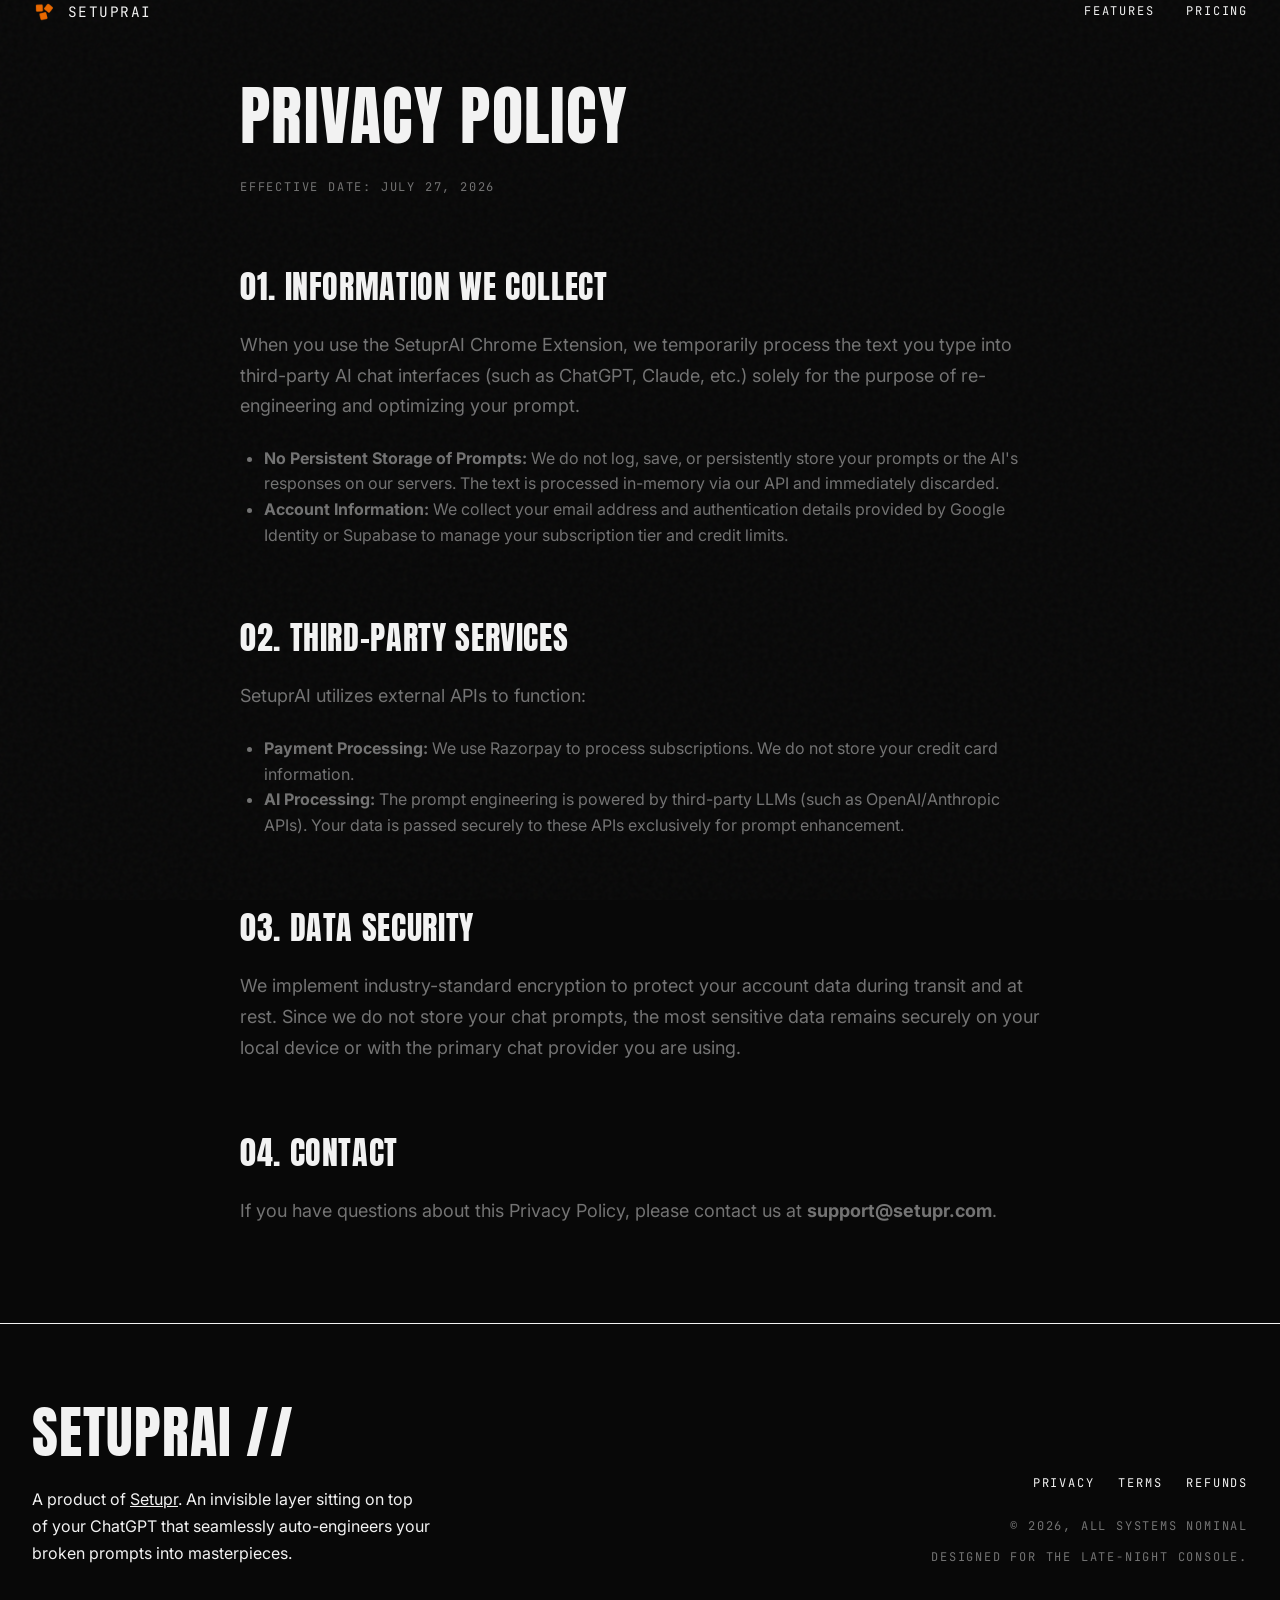
<file: privacy.html>
<!DOCTYPE html>
<html lang="en">
<head>
    <meta charset="UTF-8">
    <meta name="viewport" content="width=device-width, initial-scale=1.0">
    <title>Privacy Policy - SetuprAI</title>
    
    <link rel="preconnect" href="https://fonts.googleapis.com">
    <link rel="preconnect" href="https://fonts.gstatic.com" crossorigin>
    <link href="https://fonts.googleapis.com/css2?family=Anton&family=Inter:wght@400;600&display=swap" rel="stylesheet">
    
    <link rel="stylesheet" href="style.css">
</head>
<body>
    <nav class="container">
        <a href="index.html" class="logo" style="text-decoration: none;">
            <img src="logo.png" alt="SetuprAI Logo">
            SETUPRAI
        </a>
        <div class="links">
            <a href="index.html#features">Features</a>
            <a href="index.html#pricing">Pricing</a>
        </div>
    </nav>

    <div class="container legal-content">
        <h1>PRIVACY POLICY</h1>
        <span class="mono-subtitle">EFFECTIVE DATE: JULY 27, 2026</span>
        
        <h2>01. INFORMATION WE COLLECT</h2>
        <p>When you use the SetuprAI Chrome Extension, we temporarily process the text you type into third-party AI chat interfaces (such as ChatGPT, Claude, etc.) solely for the purpose of re-engineering and optimizing your prompt.</p>
        <ul>
            <li><strong>No Persistent Storage of Prompts:</strong> We do not log, save, or persistently store your prompts or the AI's responses on our servers. The text is processed in-memory via our API and immediately discarded.</li>
            <li><strong>Account Information:</strong> We collect your email address and authentication details provided by Google Identity or Supabase to manage your subscription tier and credit limits.</li>
        </ul>

        <h2>02. THIRD-PARTY SERVICES</h2>
        <p>SetuprAI utilizes external APIs to function:</p>
        <ul>
            <li><strong>Payment Processing:</strong> We use Razorpay to process subscriptions. We do not store your credit card information.</li>
            <li><strong>AI Processing:</strong> The prompt engineering is powered by third-party LLMs (such as OpenAI/Anthropic APIs). Your data is passed securely to these APIs exclusively for prompt enhancement.</li>
        </ul>

        <h2>03. DATA SECURITY</h2>
        <p>We implement industry-standard encryption to protect your account data during transit and at rest. Since we do not store your chat prompts, the most sensitive data remains securely on your local device or with the primary chat provider you are using.</p>

        <h2>04. CONTACT</h2>
        <p>If you have questions about this Privacy Policy, please contact us at <strong>support@setupr.com</strong>.</p>
    </div>

    <footer>
        <div class="container">
            <div class="footer-grid">
                <div class="footer-brand">
                    <h2>SETUPRAI //</h2>
                    <p>A product of <a href="https://setupr.com" target="_blank" style="text-decoration: underline;">Setupr</a>. An invisible layer sitting on top of your ChatGPT that seamlessly auto-engineers your broken prompts into masterpieces.</p>
                </div>
                <div class="footer-meta">
                    <div class="footer-links">
                        <a href="privacy.html">PRIVACY</a>
                        <a href="terms.html">TERMS</a>
                        <a href="refunds.html">REFUNDS</a>
                    </div>
                    <div class="footer-sys">© 2026, ALL SYSTEMS NOMINAL</div>
                    <div class="footer-sys">DESIGNED FOR THE LATE-NIGHT CONSOLE.</div>
                </div>
            </div>
        </div>
    </footer>
</body>
</html>
</file>
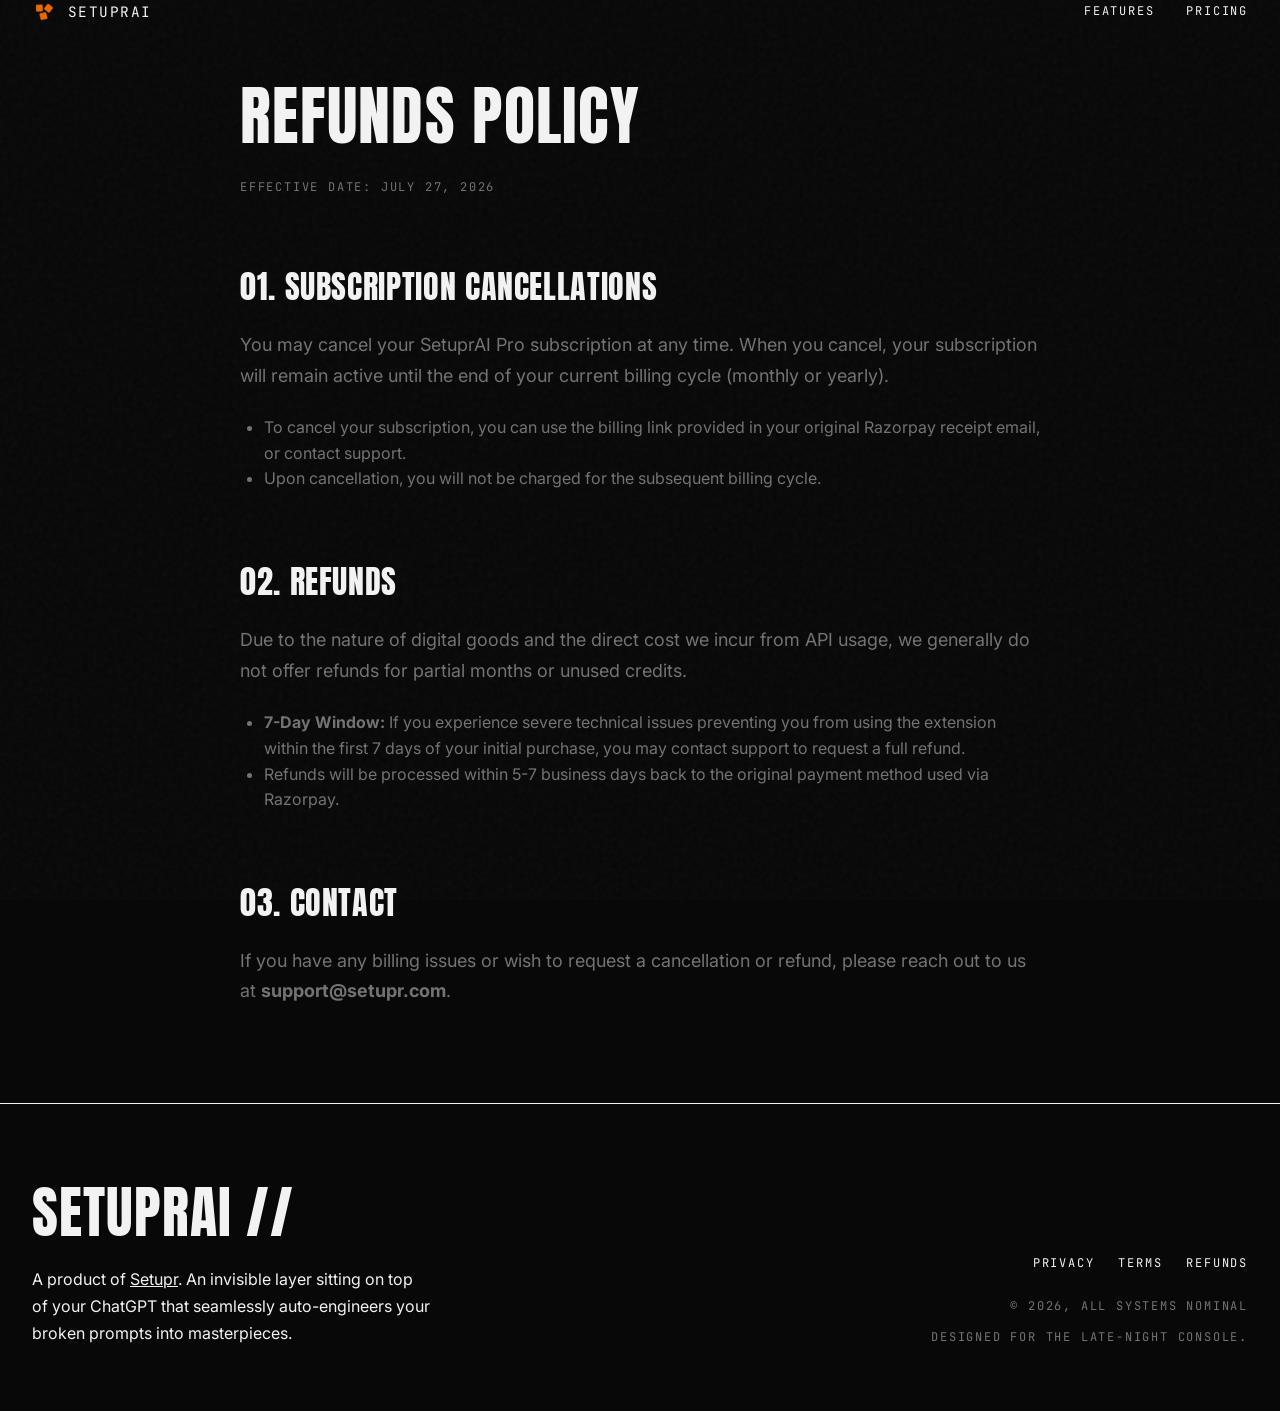
<file: refunds.html>
<!DOCTYPE html>
<html lang="en">
<head>
    <meta charset="UTF-8">
    <meta name="viewport" content="width=device-width, initial-scale=1.0">
    <title>Cancellation & Refund Policy - SetuprAI</title>
    
    <link rel="preconnect" href="https://fonts.googleapis.com">
    <link rel="preconnect" href="https://fonts.gstatic.com" crossorigin>
    <link href="https://fonts.googleapis.com/css2?family=Anton&family=Inter:wght@400;600&display=swap" rel="stylesheet">
    
    <link rel="stylesheet" href="style.css">
</head>
<body>
    <nav class="container">
        <a href="index.html" class="logo" style="text-decoration: none;">
            <img src="logo.png" alt="SetuprAI Logo">
            SETUPRAI
        </a>
        <div class="links">
            <a href="index.html#features">Features</a>
            <a href="index.html#pricing">Pricing</a>
        </div>
    </nav>

    <div class="container legal-content">
        <h1>REFUNDS POLICY</h1>
        <span class="mono-subtitle">EFFECTIVE DATE: JULY 27, 2026</span>
        
        <h2>01. SUBSCRIPTION CANCELLATIONS</h2>
        <p>You may cancel your SetuprAI Pro subscription at any time. When you cancel, your subscription will remain active until the end of your current billing cycle (monthly or yearly).</p>
        <ul>
            <li>To cancel your subscription, you can use the billing link provided in your original Razorpay receipt email, or contact support.</li>
            <li>Upon cancellation, you will not be charged for the subsequent billing cycle.</li>
        </ul>

        <h2>02. REFUNDS</h2>
        <p>Due to the nature of digital goods and the direct cost we incur from API usage, we generally do not offer refunds for partial months or unused credits.</p>
        <ul>
            <li><strong>7-Day Window:</strong> If you experience severe technical issues preventing you from using the extension within the first 7 days of your initial purchase, you may contact support to request a full refund.</li>
            <li>Refunds will be processed within 5-7 business days back to the original payment method used via Razorpay.</li>
        </ul>

        <h2>03. CONTACT</h2>
        <p>If you have any billing issues or wish to request a cancellation or refund, please reach out to us at <strong>support@setupr.com</strong>.</p>
    </div>

    <footer>
        <div class="container">
            <div class="footer-grid">
                <div class="footer-brand">
                    <h2>SETUPRAI //</h2>
                    <p>A product of <a href="https://setupr.com" target="_blank" style="text-decoration: underline;">Setupr</a>. An invisible layer sitting on top of your ChatGPT that seamlessly auto-engineers your broken prompts into masterpieces.</p>
                </div>
                <div class="footer-meta">
                    <div class="footer-links">
                        <a href="privacy.html">PRIVACY</a>
                        <a href="terms.html">TERMS</a>
                        <a href="refunds.html">REFUNDS</a>
                    </div>
                    <div class="footer-sys">© 2026, ALL SYSTEMS NOMINAL</div>
                    <div class="footer-sys">DESIGNED FOR THE LATE-NIGHT CONSOLE.</div>
                </div>
            </div>
        </div>
    </footer>
</body>
</html>
</file>
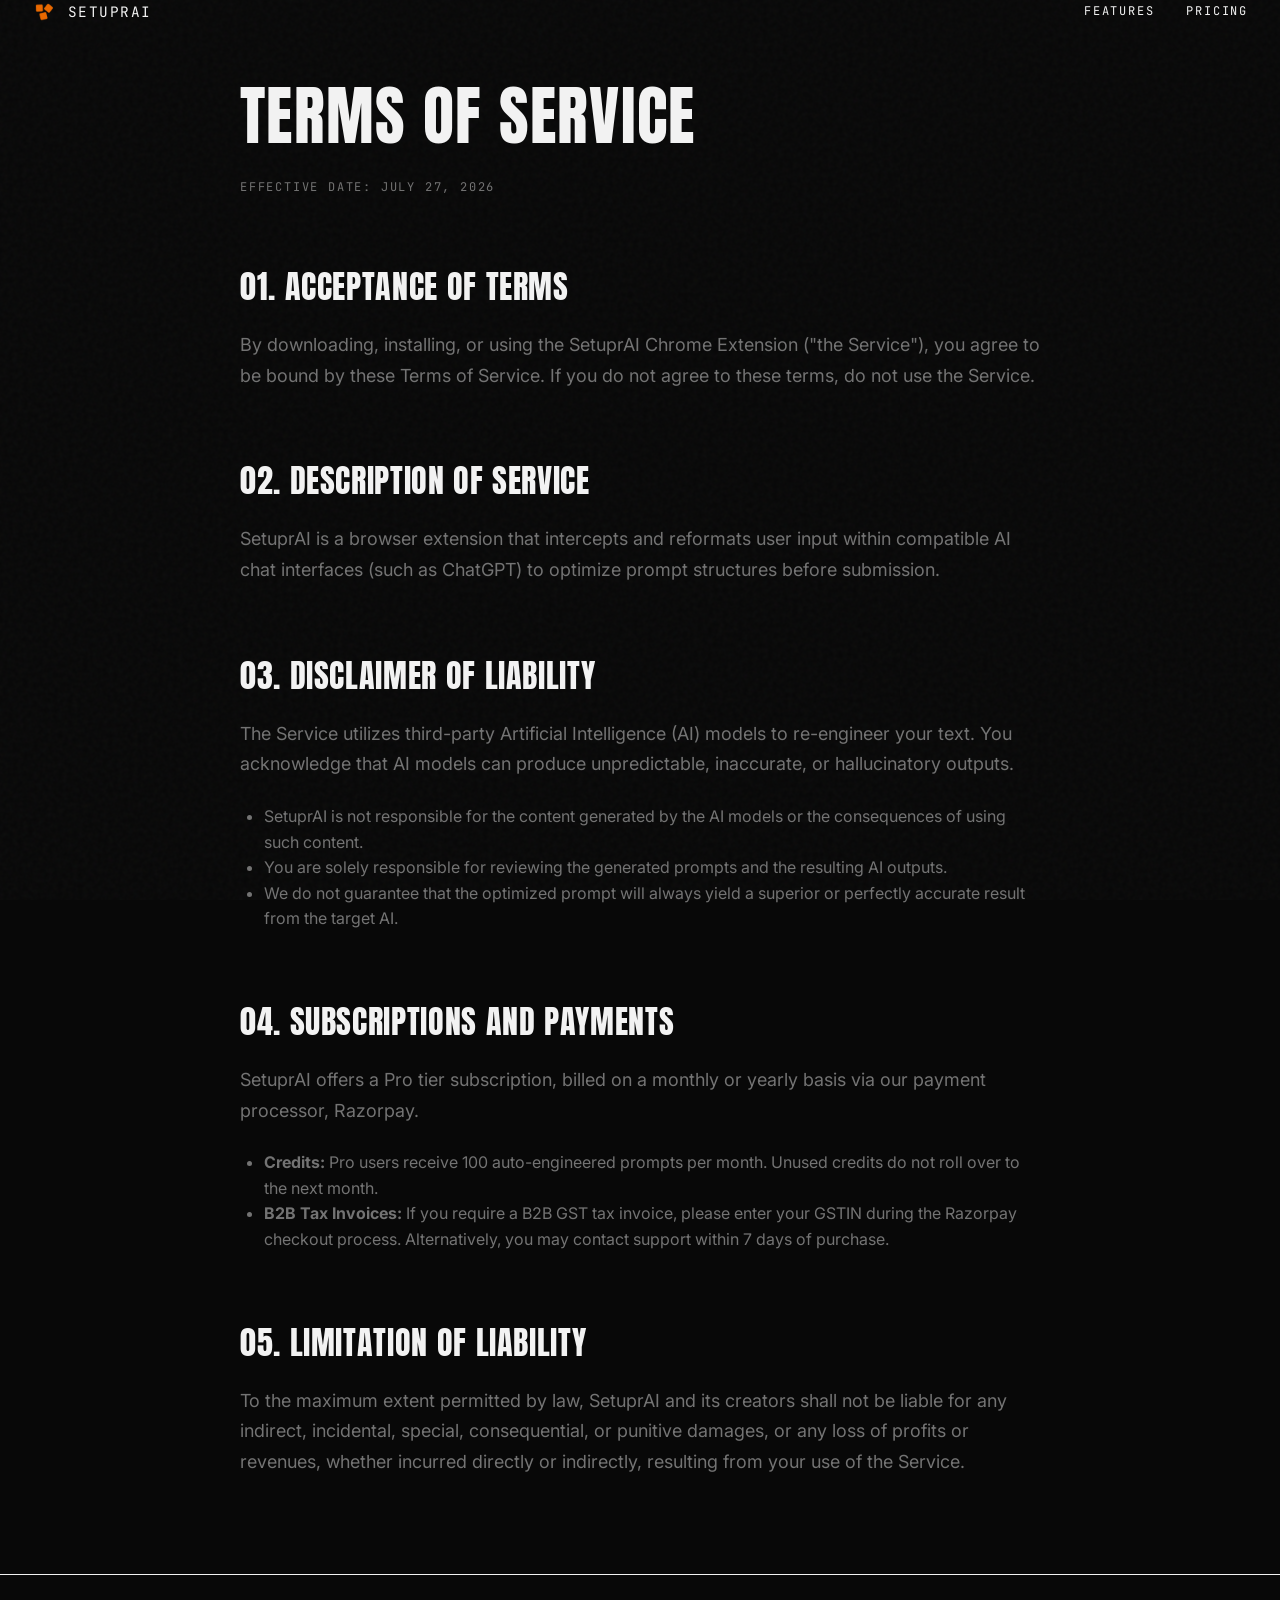
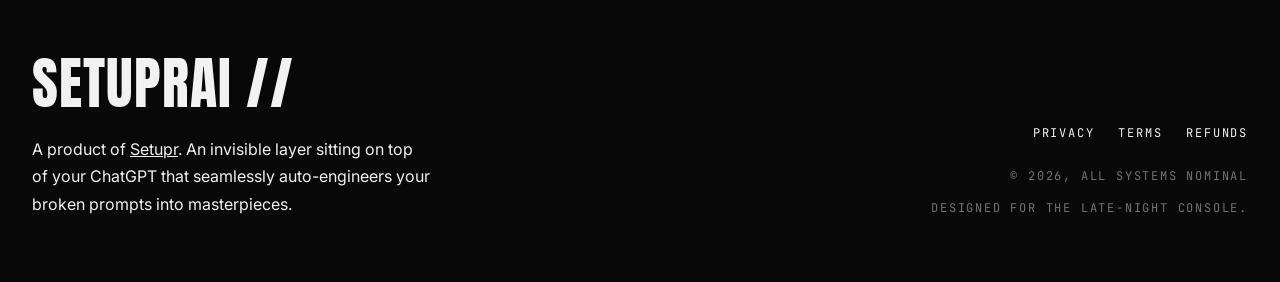
<file: terms.html>
<!DOCTYPE html>
<html lang="en">
<head>
    <meta charset="UTF-8">
    <meta name="viewport" content="width=device-width, initial-scale=1.0">
    <title>Terms of Service - SetuprAI</title>
    
    <link rel="preconnect" href="https://fonts.googleapis.com">
    <link rel="preconnect" href="https://fonts.gstatic.com" crossorigin>
    <link href="https://fonts.googleapis.com/css2?family=Anton&family=Inter:wght@400;600&display=swap" rel="stylesheet">
    
    <link rel="stylesheet" href="style.css">
</head>
<body>
    <nav class="container">
        <a href="index.html" class="logo" style="text-decoration: none;">
            <img src="logo.png" alt="SetuprAI Logo">
            SETUPRAI
        </a>
        <div class="links">
            <a href="index.html#features">Features</a>
            <a href="index.html#pricing">Pricing</a>
        </div>
    </nav>

    <div class="container legal-content">
        <h1>TERMS OF SERVICE</h1>
        <span class="mono-subtitle">EFFECTIVE DATE: JULY 27, 2026</span>
        
        <h2>01. ACCEPTANCE OF TERMS</h2>
        <p>By downloading, installing, or using the SetuprAI Chrome Extension ("the Service"), you agree to be bound by these Terms of Service. If you do not agree to these terms, do not use the Service.</p>

        <h2>02. DESCRIPTION OF SERVICE</h2>
        <p>SetuprAI is a browser extension that intercepts and reformats user input within compatible AI chat interfaces (such as ChatGPT) to optimize prompt structures before submission.</p>

        <h2>03. DISCLAIMER OF LIABILITY</h2>
        <p>The Service utilizes third-party Artificial Intelligence (AI) models to re-engineer your text. You acknowledge that AI models can produce unpredictable, inaccurate, or hallucinatory outputs.</p>
        <ul>
            <li>SetuprAI is not responsible for the content generated by the AI models or the consequences of using such content.</li>
            <li>You are solely responsible for reviewing the generated prompts and the resulting AI outputs.</li>
            <li>We do not guarantee that the optimized prompt will always yield a superior or perfectly accurate result from the target AI.</li>
        </ul>

        <h2>04. SUBSCRIPTIONS AND PAYMENTS</h2>
        <p>SetuprAI offers a Pro tier subscription, billed on a monthly or yearly basis via our payment processor, Razorpay.</p>
        <ul>
            <li><strong>Credits:</strong> Pro users receive 100 auto-engineered prompts per month. Unused credits do not roll over to the next month.</li>
            <li><strong>B2B Tax Invoices:</strong> If you require a B2B GST tax invoice, please enter your GSTIN during the Razorpay checkout process. Alternatively, you may contact support within 7 days of purchase.</li>
        </ul>

        <h2>05. LIMITATION OF LIABILITY</h2>
        <p>To the maximum extent permitted by law, SetuprAI and its creators shall not be liable for any indirect, incidental, special, consequential, or punitive damages, or any loss of profits or revenues, whether incurred directly or indirectly, resulting from your use of the Service.</p>
    </div>

    <footer>
        <div class="container">
            <div class="footer-grid">
                <div class="footer-brand">
                    <h2>SETUPRAI //</h2>
                    <p>A product of <a href="https://setupr.com" target="_blank" style="text-decoration: underline;">Setupr</a>. An invisible layer sitting on top of your ChatGPT that seamlessly auto-engineers your broken prompts into masterpieces.</p>
                </div>
                <div class="footer-meta">
                    <div class="footer-links">
                        <a href="privacy.html">PRIVACY</a>
                        <a href="terms.html">TERMS</a>
                        <a href="refunds.html">REFUNDS</a>
                    </div>
                    <div class="footer-sys">© 2026, ALL SYSTEMS NOMINAL</div>
                    <div class="footer-sys">DESIGNED FOR THE LATE-NIGHT CONSOLE.</div>
                </div>
            </div>
        </div>
    </footer>
</body>
</html>
</file>
<file: style.css>
@import url('https://fonts.googleapis.com/css2?family=Anton&family=Inter:wght@400;600&family=JetBrains+Mono:wght@400;700&display=swap');

:root {
  --bg: #080808;
  --surface: #0f0f0f;
  --fg: #f2f2f2;
  --muted: #737373;
  --accent: #ed6b1c; /* Using the SetuprAI orange instead of the portfolio amber */
  --border: rgba(255, 255, 255, 0.1);
  --font-display: "Anton", sans-serif;
  --font-body: "Inter", -apple-system, sans-serif;
  --font-mono: "JetBrains Mono", monospace;
}

body {
  margin: 0;
  padding: 0;
  background-color: var(--bg);
  color: var(--fg);
  font-family: var(--font-body);
  line-height: 1.6;
  -webkit-font-smoothing: antialiased;
  position: relative;
  overflow-x: hidden;
}

::selection {
  background: var(--fg);
  color: var(--bg);
}

/* Portfolio noise background */
body::before {
  content: "";
  position: fixed;
  inset: 0;
  pointer-events: none;
  z-index: -1;
  opacity: 0.035;
  background-image: url("data:image/svg+xml,%3Csvg viewBox='0 0 200 200' xmlns='http://www.w3.org/2000/svg'%3E%3Cfilter id='n'%3E%3CfeTurbulence type='fractalNoise' baseFrequency='0.9' numOctaves='2' stitchTiles='stitch'/%3E%3C/filter%3E%3Crect width='100%25' height='100%25' filter='url(%23n)'/%3E%3C/svg%3E");
}

/* Typography */
h1, h2, h3 {
  font-family: var(--font-display);
  font-weight: 400;
  letter-spacing: 0.02em;
  text-transform: uppercase;
  margin-top: 0;
}

h1 {
  font-size: clamp(4rem, 10vw, 8rem);
  line-height: 0.9;
  margin-bottom: 1.5rem;
}

h2 {
  font-size: 3rem;
  margin-bottom: 1rem;
}

.mono-subtitle {
  font-family: var(--font-mono);
  font-size: 0.75rem;
  text-transform: uppercase;
  letter-spacing: 0.15em;
  color: var(--muted);
  margin-bottom: 1rem;
  display: block;
}

p {
  color: var(--fg);
  font-size: 1.125rem;
  margin-bottom: 1.5rem;
  line-height: 1.7;
}

a {
  color: var(--fg);
  text-decoration: none;
  transition: opacity 0.2s;
}

a:hover {
  opacity: 0.7;
}

/* Layout */
.container {
  max-width: 1400px;
  margin: 0 auto;
  padding: 0 2rem;
  position: relative;
  z-index: 10;
}

nav {
  display: flex;
  justify-content: space-between;
  align-items: center;
  padding: 1.5rem 0;
}

nav .logo {
  font-family: var(--font-mono);
  font-size: 0.9rem;
  letter-spacing: 0.1em;
  color: var(--fg);
  display: flex;
  align-items: center;
  gap: 12px;
}

nav .logo img {
  width: 24px;
  height: 24px;
  border-radius: 50%;
}

nav .links {
  display: flex;
  gap: 2rem;
}

nav .links a {
  font-family: var(--font-mono);
  color: var(--fg);
  font-size: 0.75rem;
  text-transform: uppercase;
  letter-spacing: 0.15em;
}

/* Hero Section */
.hero {
  padding: 6rem 0;
  display: flex;
  flex-direction: column;
  justify-content: center;
  min-height: 50vh;
}

.hero p {
  max-width: 600px;
  font-size: 1.25rem;
  color: var(--muted);
}

.action-buttons {
  display: flex;
  gap: 1rem;
  margin-top: 2rem;
}

/* Marquee */
.marquee-wrapper {
  border-top: 1px solid var(--fg);
  border-bottom: 1px solid var(--fg);
  padding: 1rem 0;
  overflow: hidden;
  white-space: nowrap;
  display: flex;
  background: var(--bg);
  margin-bottom: 4rem;
}

.marquee-content {
  display: flex;
  gap: 3rem;
  animation: scroll-left 30s linear infinite;
  font-family: var(--font-mono);
  font-size: 0.85rem;
  letter-spacing: 0.15em;
  text-transform: uppercase;
  color: var(--fg);
}

.marquee-item {
  display: flex;
  align-items: center;
  gap: 3rem;
}

.marquee-item img {
  height: 14px;
  width: auto;
  opacity: 0.7;
}

.marquee-diamond {
  color: var(--muted);
  font-size: 0.5rem;
}

@keyframes scroll-left {
  0% { transform: translateX(0); }
  100% { transform: translateX(-50%); }
}

/* Buttons */
.btn {
  display: inline-block;
  background: var(--fg);
  color: var(--bg);
  padding: 1rem 2rem;
  font-family: var(--font-display);
  text-transform: uppercase;
  letter-spacing: 0.05em;
  border: 1px solid var(--fg);
  font-size: 1.125rem;
  cursor: pointer;
  transition: all 0.2s;
}

.btn:hover {
  background: transparent;
  color: var(--fg);
}

.btn-secondary {
  background: transparent;
  color: var(--fg);
  border: 1px solid var(--border);
}

.btn-secondary:hover {
  border-color: var(--fg);
}

/* Sections */
.section {
  padding: 6rem 0;
  border-top: 1px solid var(--border);
}

/* Text Section (Heavy Generalist Style) */
.text-section {
  display: grid;
  grid-template-columns: 1fr 1fr;
  gap: 4rem;
}

.text-section .text-left h2 {
  font-size: 5rem;
  line-height: 0.9;
  margin-top: 1rem;
}

.text-section .text-right {
  padding-top: 2rem;
}

.text-section .text-right p {
  margin-bottom: 2rem;
}

@media (max-width: 900px) {
  .text-section {
    grid-template-columns: 1fr;
  }
}

/* Platforms Grid */
.text-center {
  text-align: center;
}

.text-center h2 {
  margin-left: auto;
  margin-right: auto;
}

.text-center .mono-subtitle {
  text-align: center;
}

.logos-grid {
  display: flex;
  justify-content: center;
  align-items: center;
  gap: 4rem;
  flex-wrap: wrap;
}

.logos-grid img {
  height: 48px;
  width: auto;
}

.logos-grid.coming-soon img, .logos-grid.coming-soon .text-logo {
  height: 32px;
  opacity: 0.5;
  filter: grayscale(100%);
}

.text-logo {
  font-family: var(--font-display);
  font-size: 2rem;
  line-height: 32px;
  color: var(--muted);
}

/* Features List - How I Work style */
.list-brutalist {
  display: grid;
  grid-template-columns: 1fr 1fr;
  row-gap: 4rem;
  column-gap: 4rem;
  margin-top: 3rem;
}

@media (max-width: 900px) {
  .list-brutalist {
    grid-template-columns: 1fr;
  }
}

.list-item {
  border-left: 1px solid var(--border);
  padding-left: 2rem;
  position: relative;
}

.list-item .item-num {
  font-family: var(--font-mono);
  font-size: 0.75rem;
  color: var(--muted);
  position: absolute;
  left: -2rem;
  top: 0.5rem;
  width: 2rem;
  text-align: center;
}

.list-item h3 {
  font-size: 2.5rem;
  margin-bottom: 1rem;
}

.list-item p {
  font-size: 1.125rem;
  color: var(--fg);
  margin-bottom: 0;
}

/* Features Grid - Brutalist */
.grid-brutalist {
  display: grid;
  grid-template-columns: repeat(3, 1fr);
  border-top: 1px solid var(--border);
  border-left: 1px solid var(--border);
}

@media (max-width: 900px) {
  .grid-brutalist {
    grid-template-columns: 1fr;
  }
}

.grid-cell {
  border-right: 1px solid var(--border);
  border-bottom: 1px solid var(--border);
  padding: 3rem 2rem;
  position: relative;
  display: flex;
  flex-direction: column;
}

.grid-cell .cell-header {
  display: flex;
  justify-content: space-between;
  align-items: center;
  margin-bottom: 3rem;
}

.grid-cell .cell-num {
  font-family: var(--font-mono);
  font-size: 0.75rem;
  color: var(--muted);
}

.grid-cell .cell-dot {
  width: 6px;
  height: 6px;
  background: var(--fg);
  border-radius: 50%;
}

.grid-cell h3 {
  font-size: 2rem;
  margin-bottom: 1rem;
}

.grid-cell p {
  font-size: 1rem;
  color: var(--muted);
  margin-bottom: 0;
}

.grid-cell .pricing-features {
  flex-grow: 1;
}

/* Pricing Toggle */
.pricing-header {
  display: flex;
  justify-content: space-between;
  align-items: flex-end;
  margin-bottom: 3rem;
}

@media (max-width: 600px) {
  .pricing-header {
    flex-direction: column;
    align-items: flex-start;
    gap: 1.5rem;
  }
}

.pricing-toggle {
  display: flex;
  border: 1px solid var(--border);
  font-family: var(--font-mono);
  font-size: 0.75rem;
  text-transform: uppercase;
  letter-spacing: 0.1em;
}

.toggle-btn {
  padding: 0.75rem 1.5rem;
  cursor: pointer;
  background: transparent;
  color: var(--muted);
  border: none;
  font-family: inherit;
  font-size: inherit;
  text-transform: inherit;
  letter-spacing: inherit;
  transition: all 0.2s;
}

.toggle-btn.active {
  background: var(--fg);
  color: var(--bg);
}

/* Footer */
footer {
  border-top: 1px solid var(--fg);
  padding: 4rem 0;
  margin-top: 6rem;
}

.footer-grid {
  display: flex;
  justify-content: space-between;
  align-items: flex-end;
}

@media (max-width: 900px) {
  .footer-grid {
    flex-direction: column;
    align-items: flex-start;
    gap: 3rem;
  }
  .footer-meta {
    text-align: left !important;
  }
  .footer-links {
    justify-content: flex-start !important;
  }
}

.footer-brand h2 {
  font-size: 3.5rem;
  margin-bottom: 0.5rem;
}

.footer-brand p {
  max-width: 400px;
  font-size: 1rem;
  color: var(--fg);
  margin: 0;
}

.footer-meta {
  text-align: right;
  font-family: var(--font-mono);
  font-size: 0.75rem;
  text-transform: uppercase;
  letter-spacing: 0.15em;
  color: var(--muted);
}

.footer-links {
  display: flex;
  justify-content: flex-end;
  gap: 1.5rem;
  margin-bottom: 1.5rem;
}

.footer-links a {
  color: var(--fg);
}

.footer-links a:hover {
  opacity: 0.7;
}

.footer-sys {
  margin-top: 0.75rem;
}

/* Legal Pages */
.legal-content {
  max-width: 800px;
  margin: 4rem auto;
}

.legal-content h1 {
  font-size: 4rem;
  margin-bottom: 2rem;
}

.legal-content h2 {
  font-size: 2rem;
  margin-top: 4rem;
  margin-bottom: 1rem;
}

.legal-content p, .legal-content li {
  color: var(--muted);
}

.legal-content ul {
  padding-left: 1.5rem;
  margin-bottom: 1.5rem;
}
</file>
